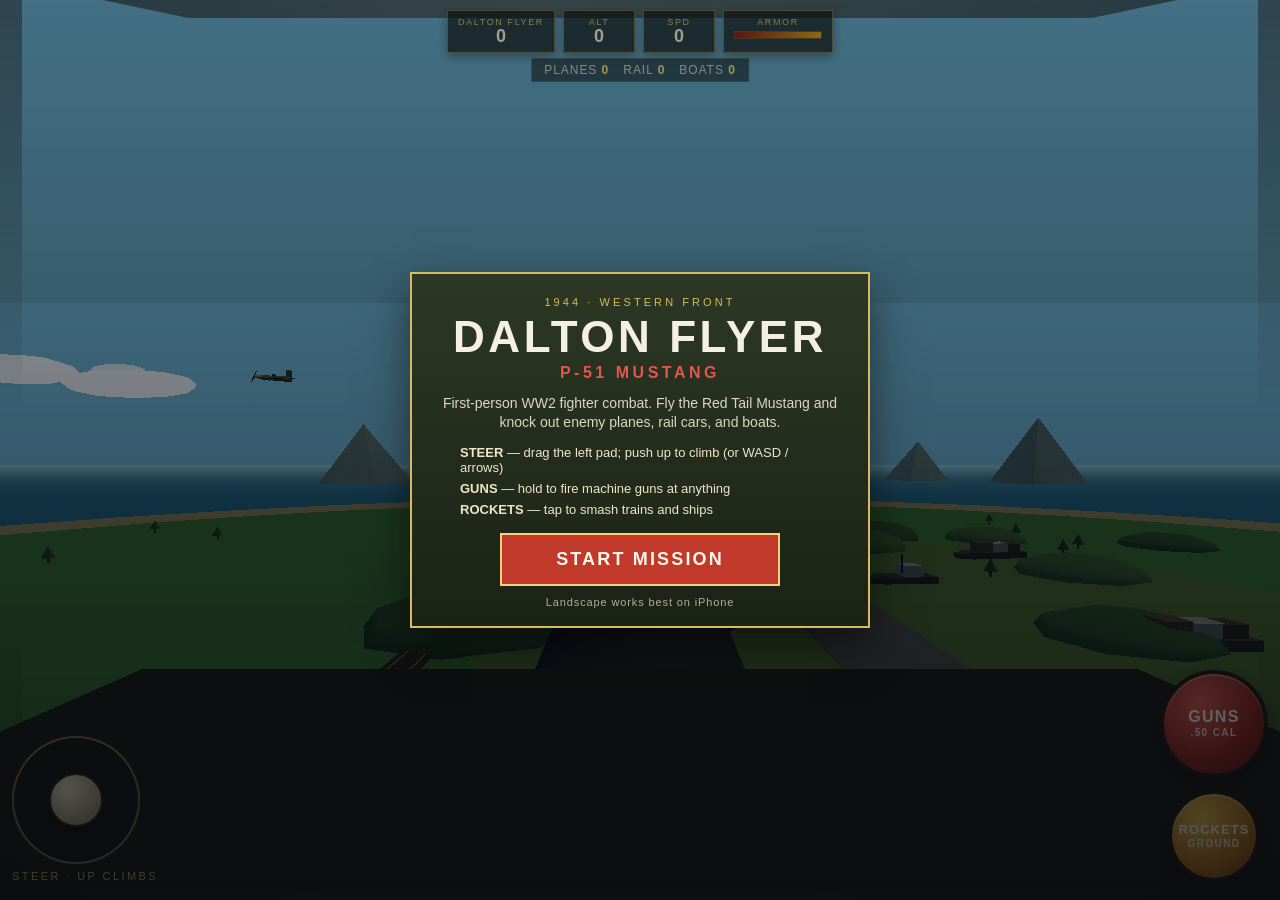
<file: DaltonFlyingGame/web/index.html>
<!DOCTYPE html>
<html lang="en">
<head>
  <meta charset="UTF-8" />
  <meta name="viewport" content="width=device-width, initial-scale=1, maximum-scale=1, user-scalable=no, viewport-fit=cover" />
  <meta name="apple-mobile-web-app-capable" content="yes" />
  <meta name="apple-mobile-web-app-status-bar-style" content="black-translucent" />
  <meta name="apple-mobile-web-app-title" content="Dalton Flyer" />
  <meta name="mobile-web-app-capable" content="yes" />
  <meta name="theme-color" content="#1c2a18" />
  <title>Dalton Flyer — P-51 Mustang</title>
  <link rel="manifest" href="manifest.webmanifest" />
  <link rel="apple-touch-icon" href="icons/icon-192.png" />
  <link rel="icon" href="icons/icon-192.png" />
  <link rel="stylesheet" href="styles.css" />
</head>
<body>
  <div id="game-root">
    <canvas id="view"></canvas>

    <div id="canopy" aria-hidden="true">
      <div class="frame top"></div>
      <div class="frame left"></div>
      <div class="frame right"></div>
      <div class="frame bottom"></div>
    </div>

    <div id="sight">
      <div class="ring"></div>
      <div class="cross h"></div>
      <div class="cross v"></div>
      <div class="dot"></div>
    </div>

    <div id="hud">
      <div id="topbar">
        <div class="plaque">
          <span class="label">DALTON FLYER</span>
          <span class="value" id="score">0</span>
        </div>
        <div class="plaque">
          <span class="label">ALT</span>
          <span class="value" id="alt">0</span>
        </div>
        <div class="plaque">
          <span class="label">SPD</span>
          <span class="value" id="spd">0</span>
        </div>
        <div class="plaque hp">
          <span class="label">ARMOR</span>
          <div class="bar"><i id="hp-bar"></i></div>
        </div>
      </div>

      <div id="objective">
        <span>PLANES <b id="c-planes">0</b></span>
        <span>RAIL <b id="c-rail">0</b></span>
        <span>BOATS <b id="c-boats">0</b></span>
      </div>

      <div id="toast"></div>
      <div id="hitmark"></div>
      <div id="damage-flash"></div>
    </div>

    <div id="stick-pad">
      <div id="stick-base">
        <div id="stick-knob"></div>
      </div>
      <div class="ctrl-label">STEER · UP CLIMBS</div>
    </div>

    <div id="weapons">
      <button type="button" id="btn-guns" class="weapon guns">
        GUNS
        <small>.50 CAL</small>
      </button>
      <button type="button" id="btn-rockets" class="weapon rockets">
        ROCKETS
        <small>GROUND</small>
      </button>
    </div>

    <div id="overlay" class="show">
      <div class="panel">
        <p class="theater">1944 · WESTERN FRONT</p>
        <h1>DALTON FLYER</h1>
        <h2>P-51 MUSTANG</h2>
        <p class="blurb">First-person WW2 fighter combat. Fly the Red Tail Mustang and knock out enemy planes, rail cars, and boats.</p>
        <ul class="how">
          <li><b>STEER</b> — drag the left pad; push up to climb (or WASD / arrows)</li>
          <li><b>GUNS</b> — hold to fire machine guns at anything</li>
          <li><b>ROCKETS</b> — tap to smash trains and ships</li>
        </ul>
        <button type="button" id="btn-start" class="start">START MISSION</button>
        <p class="hint">Landscape works best on iPhone</p>
      </div>
    </div>
  </div>

  <script src="js/three.min.js"></script>
  <script src="js/game.js"></script>
</body>
</html>
</file>
<file: DaltonFlyingGame/web/styles.css>
* { box-sizing: border-box; margin: 0; padding: 0; }

html, body {
  width: 100%;
  height: 100%;
  overflow: hidden;
  background: #070b10;
  color: #f4efe2;
  font-family: "Trebuchet MS", "Avenir Next", "Segoe UI", sans-serif;
  touch-action: none;
  user-select: none;
  -webkit-user-select: none;
  -webkit-touch-callout: none;
}

#game-root {
  position: fixed;
  inset: 0;
}

#view {
  position: absolute;
  inset: 0;
  width: 100%;
  height: 100%;
  display: block;
}

#canopy .frame {
  position: absolute;
  background: linear-gradient(90deg, #1a140c, #3a2a18 40%, #1a140c);
  pointer-events: none;
  opacity: 0.55;
  z-index: 3;
}
#canopy .top { top: 0; left: 8%; right: 8%; height: 18px; clip-path: polygon(0 0, 100% 0, 92% 100%, 8% 100%); }
#canopy .bottom { bottom: 0; left: 0; right: 0; height: 10px; opacity: 0.35; }
#canopy .left, #canopy .right {
  top: 0; width: 22px; height: 100%;
  background: linear-gradient(#1a140c, transparent 45%, transparent 70%, #1a140c);
  opacity: 0.45;
}
#canopy .left { left: 0; }
#canopy .right { right: 0; }

#sight {
  position: absolute;
  left: 50%;
  top: 46%;
  width: 84px;
  height: 84px;
  transform: translate(-50%, -50%);
  pointer-events: none;
  z-index: 4;
}
#sight .ring {
  position: absolute;
  inset: 0;
  border: 2px solid rgba(255, 230, 120, 0.85);
  border-radius: 50%;
  box-shadow: 0 0 0 1px rgba(0,0,0,0.35);
}
#sight .cross {
  position: absolute;
  background: rgba(255, 230, 120, 0.9);
}
#sight .cross.h { left: 12px; right: 12px; height: 2px; top: 50%; margin-top: -1px; }
#sight .cross.v { top: 12px; bottom: 12px; width: 2px; left: 50%; margin-left: -1px; }
#sight .dot {
  position: absolute;
  width: 6px; height: 6px;
  left: 50%; top: 50%;
  margin: -3px 0 0 -3px;
  background: #ffe478;
  border-radius: 50%;
}

#hud { position: absolute; inset: 0; pointer-events: none; z-index: 5; }

#topbar {
  display: flex;
  gap: 8px;
  padding: calc(10px + env(safe-area-inset-top)) 12px 0 12px;
  justify-content: center;
  flex-wrap: wrap;
}

.plaque {
  background: rgba(18, 22, 14, 0.72);
  border: 1px solid rgba(214, 186, 96, 0.45);
  padding: 6px 10px 5px;
  min-width: 72px;
  text-align: center;
  box-shadow: 0 4px 10px rgba(0,0,0,0.35);
}
.plaque .label {
  display: block;
  font-size: 9px;
  letter-spacing: 0.18em;
  color: #d6ba60;
}
.plaque .value {
  display: block;
  font-size: 18px;
  font-weight: 700;
  color: #f6f0d8;
  line-height: 1.1;
}
.plaque.hp { min-width: 110px; }
.plaque.hp .bar {
  margin-top: 4px;
  height: 8px;
  background: #2a1a12;
  border: 1px solid #6a5130;
}
.plaque.hp .bar i {
  display: block;
  height: 100%;
  width: 100%;
  background: linear-gradient(90deg, #8a1c12, #d4a017);
  transform-origin: left;
}

#objective {
  position: absolute;
  top: calc(58px + env(safe-area-inset-top));
  left: 50%;
  transform: translateX(-50%);
  display: flex;
  gap: 14px;
  background: rgba(12, 16, 10, 0.55);
  border: 1px solid rgba(255,255,255,0.12);
  padding: 4px 12px;
  font-size: 12px;
  letter-spacing: 0.08em;
  color: #d7d2c2;
  white-space: nowrap;
}
#objective b { color: #ffe478; }

#toast {
  position: absolute;
  left: 50%;
  top: 28%;
  transform: translateX(-50%);
  font-size: 15px;
  letter-spacing: 0.12em;
  color: #ffe478;
  text-shadow: 0 2px 8px #000;
  opacity: 0;
  transition: opacity 0.2s;
  text-align: center;
}
#toast.show { opacity: 1; }

#hitmark {
  position: absolute;
  left: 50%;
  top: 46%;
  width: 28px;
  height: 28px;
  margin: -14px 0 0 -14px;
  border: 2px solid #ff3b2f;
  transform: rotate(45deg) scale(0.4);
  opacity: 0;
}
#hitmark.show { opacity: 1; }

#damage-flash {
  position: absolute;
  inset: 0;
  background: rgba(160, 20, 10, 0.28);
  opacity: 0;
  pointer-events: none;
}

#stick-pad {
  position: absolute;
  left: max(12px, env(safe-area-inset-left));
  bottom: max(18px, env(safe-area-inset-bottom));
  z-index: 6;
  pointer-events: auto;
}
#stick-base {
  width: 128px;
  height: 128px;
  border-radius: 50%;
  background: rgba(12, 14, 10, 0.45);
  border: 2px solid rgba(214, 186, 96, 0.55);
  position: relative;
  touch-action: none;
}
#stick-knob {
  width: 54px;
  height: 54px;
  border-radius: 50%;
  background: radial-gradient(circle at 35% 30%, #efe6c8, #8a7a48);
  border: 2px solid #2a2414;
  position: absolute;
  left: 50%;
  top: 50%;
  transform: translate(-50%, -50%);
  box-shadow: 0 6px 12px rgba(0,0,0,0.45);
}
.ctrl-label {
  text-align: center;
  margin-top: 6px;
  font-size: 11px;
  letter-spacing: 0.22em;
  color: #d6ba60;
  text-shadow: 0 1px 4px #000;
}

#weapons {
  position: absolute;
  right: max(12px, env(safe-area-inset-right));
  bottom: max(18px, env(safe-area-inset-bottom));
  z-index: 6;
  display: flex;
  flex-direction: column;
  gap: 12px;
  pointer-events: auto;
}
.weapon {
  width: 108px;
  height: 108px;
  border-radius: 50%;
  border: 4px solid #1a140c;
  color: #fff8e8;
  font-size: 16px;
  font-weight: 800;
  letter-spacing: 0.08em;
  display: flex;
  flex-direction: column;
  align-items: center;
  justify-content: center;
  line-height: 1.05;
  box-shadow: 0 8px 18px rgba(0,0,0,0.45), inset 0 2px 0 rgba(255,255,255,0.25);
  -webkit-tap-highlight-color: transparent;
}
.weapon small {
  font-size: 10px;
  font-weight: 600;
  letter-spacing: 0.14em;
  opacity: 0.85;
  margin-top: 2px;
}
.weapon.guns {
  background: radial-gradient(circle at 35% 30%, #e2574a, #8e1c14 62%, #4a0e0a);
}
.weapon.rockets {
  background: radial-gradient(circle at 35% 30%, #f0c14a, #b36a12 62%, #5a3208);
  width: 92px;
  height: 92px;
  margin-left: 8px;
  font-size: 13px;
}
.weapon:active, .weapon.held {
  transform: scale(0.96);
  filter: brightness(1.15);
}

#overlay {
  position: absolute;
  inset: 0;
  display: none;
  align-items: center;
  justify-content: center;
  background: linear-gradient(180deg, rgba(8,12,18,0.35), rgba(8,12,18,0.72));
  z-index: 10;
  pointer-events: auto;
  padding: 20px;
}
#overlay.show { display: flex; }

.panel {
  max-width: 460px;
  width: 100%;
  background: linear-gradient(180deg, #2c3824, #1b2216);
  border: 2px solid #d6ba60;
  padding: 22px 22px 18px;
  text-align: center;
  box-shadow: 0 18px 40px rgba(0,0,0,0.5);
}
.theater {
  letter-spacing: 0.28em;
  font-size: 11px;
  color: #d6ba60;
  margin-bottom: 8px;
}
.panel h1 {
  font-size: clamp(28px, 7vw, 44px);
  letter-spacing: 0.08em;
  line-height: 0.95;
}
.panel h2 {
  font-size: 16px;
  letter-spacing: 0.22em;
  color: #e2574a;
  margin: 6px 0 12px;
}
.blurb {
  font-size: 14px;
  color: #ddd6c4;
  line-height: 1.4;
  margin-bottom: 12px;
}
.how {
  list-style: none;
  text-align: left;
  font-size: 13px;
  color: #efe6c8;
  margin: 0 auto 16px;
  max-width: 360px;
}
.how li { margin: 6px 0; }
.start {
  width: 100%;
  max-width: 280px;
  padding: 14px 18px;
  background: #c0392b;
  color: #fff8e8;
  border: 2px solid #f4d27a;
  font-size: 18px;
  font-weight: 800;
  letter-spacing: 0.12em;
  cursor: pointer;
}
.start:active { transform: scale(0.98); }
.hint { margin-top: 10px; font-size: 11px; color: #b7ae96; letter-spacing: 0.08em; }

@media (max-height: 500px) {
  .blurb, .hint { display: none; }
  .how li { margin: 3px 0; }
  .panel { padding: 12px 16px; }
  #stick-base { width: 108px; height: 108px; }
  .weapon.guns { width: 92px; height: 92px; }
  .weapon.rockets { width: 78px; height: 78px; }
}
</file>
